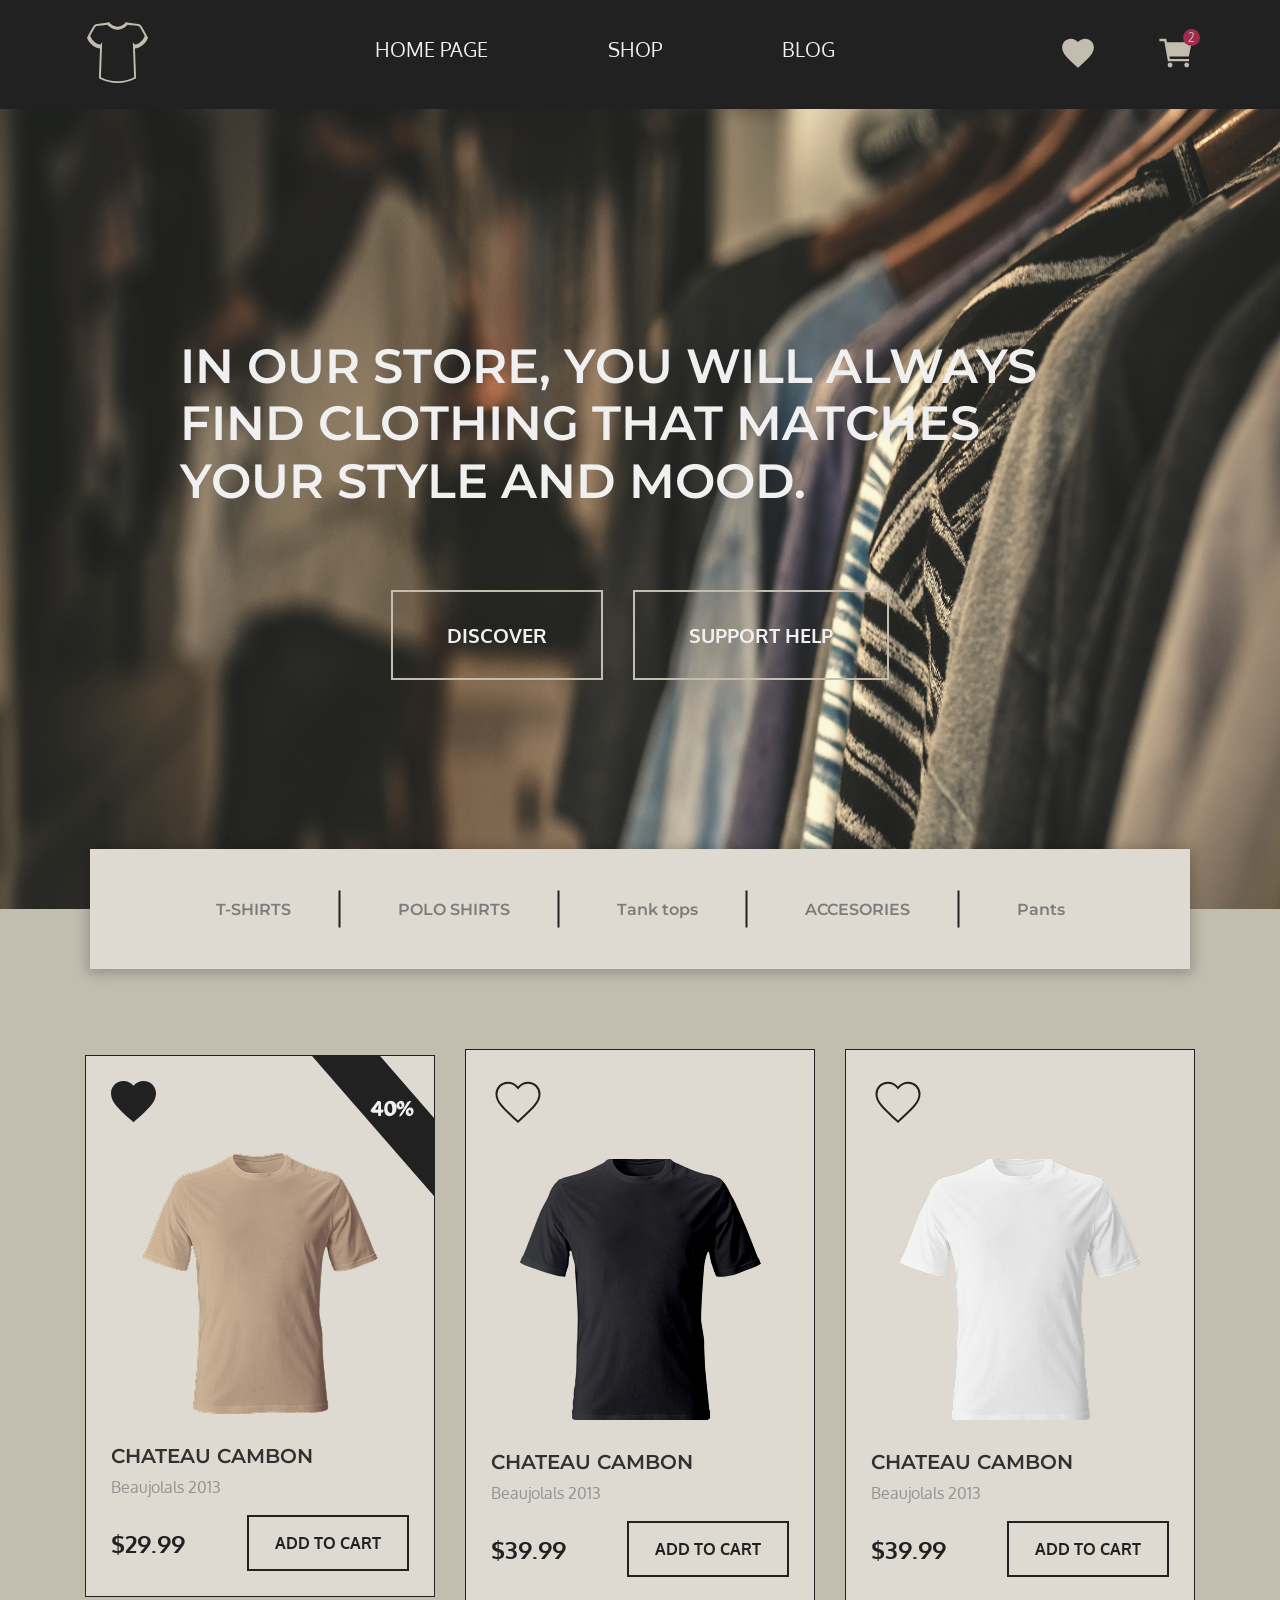
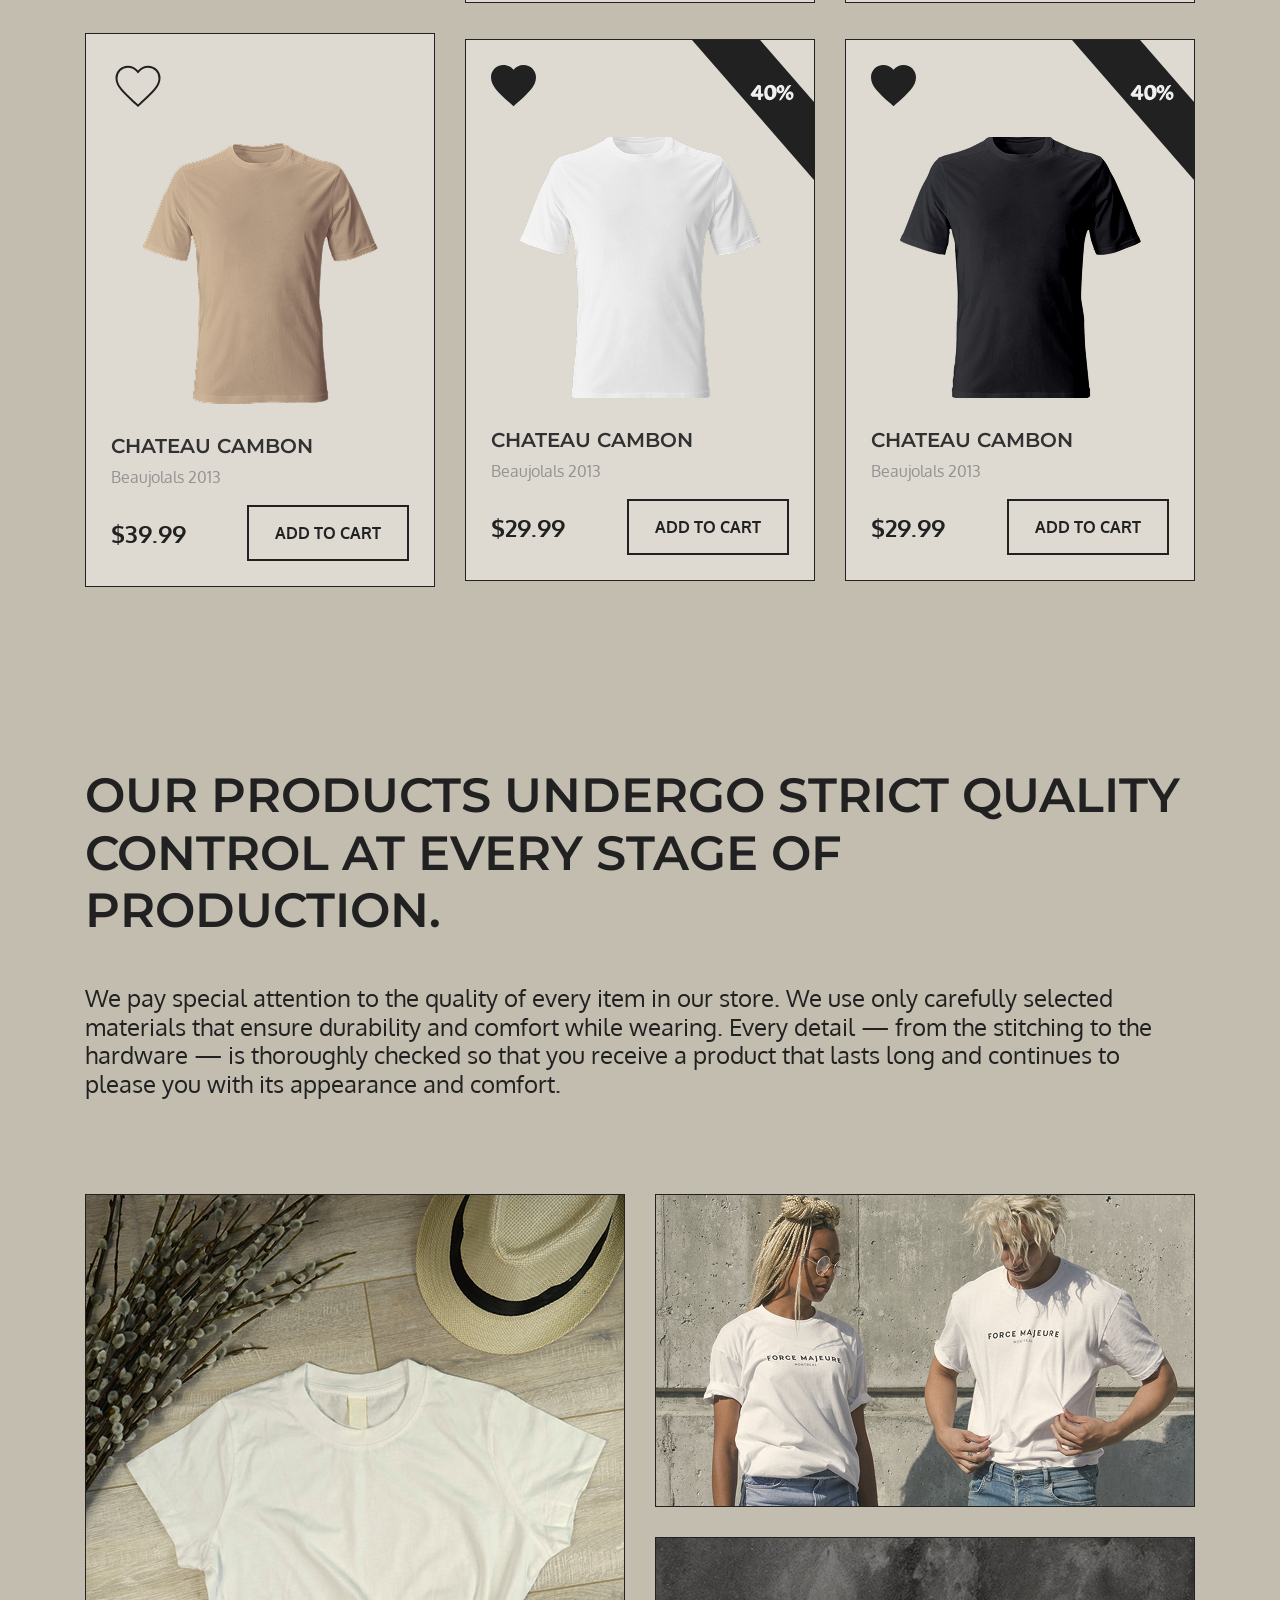
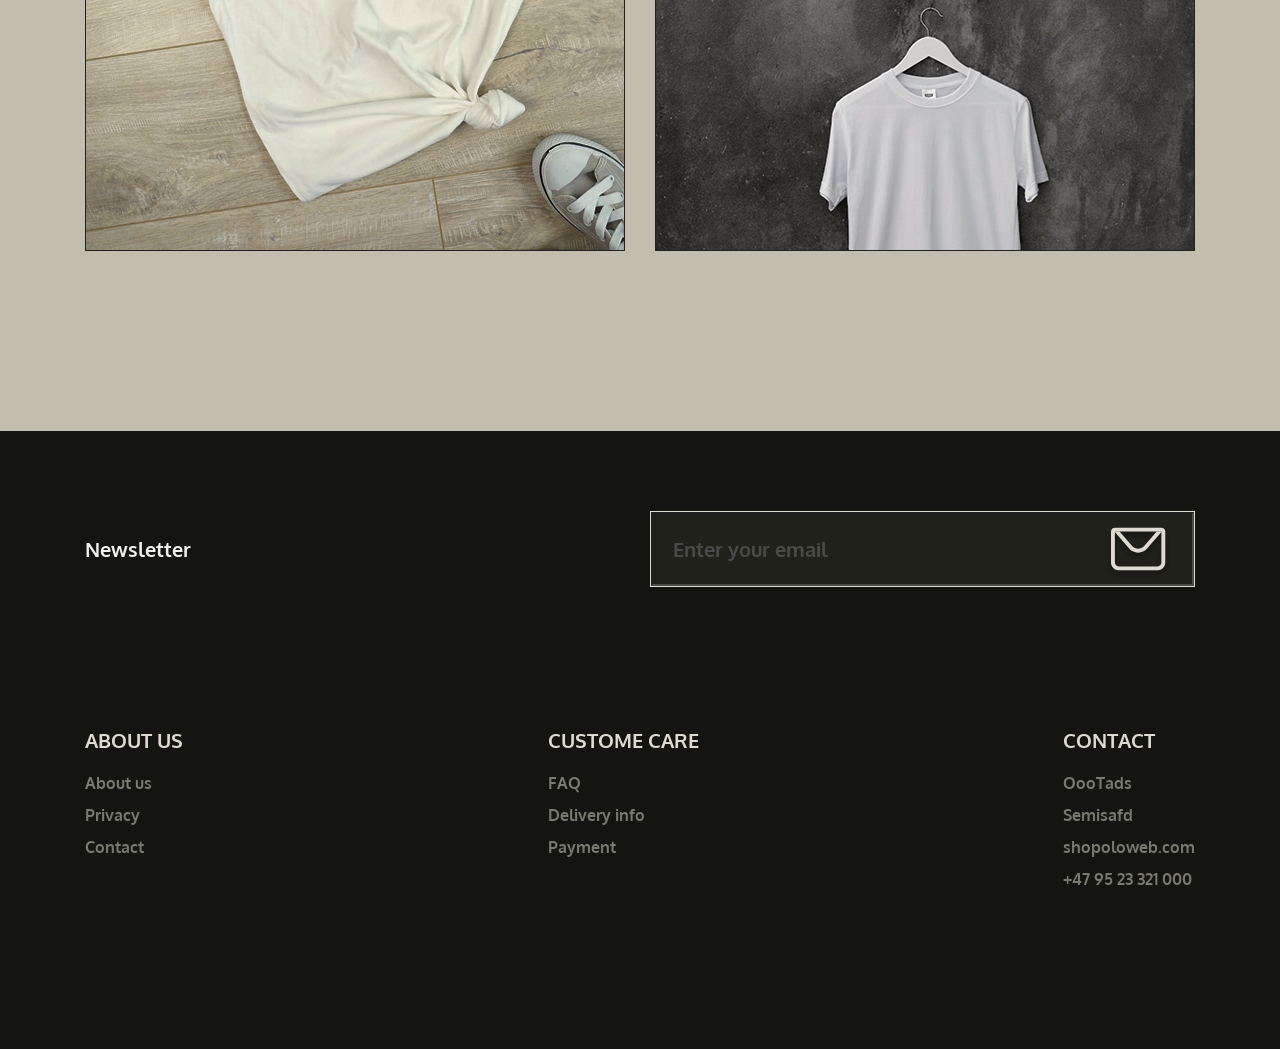
<file: index.html>
<!DOCTYPE html>
<html lang="en">

<head>
    <meta charset="UTF-8">
    <meta name="viewport" content="width=device-width, initial-scale=1.0">
    <link rel="stylesheet" href="./styles/style.css">
    <link rel="stylesheet" href="./styles/fonts.css">
    <link rel="stylesheet" href="./styles/media.css">
    <link rel="icon" href="./img/white.png">
    <title>Clothing</title>
</head>

<body>

    <header class="header">
        <nav class="nav container">
            <a href="" class="logo"><img src="./img/logo.svg" alt=""></a>

            <ul class="nav__list">
                <li><a href="" class="nav__list_link">HOME PAGE </a></li>
                <li><a href="" class="nav__list_link">SHOP</a></li>
                <li><a href="" class="nav__list_link">BLOG</a></li>
            </ul>

            <div class="nav__right">
                <a href="" class="nav__btn"><img src="./img/favourite.svg" alt=""></a>
                <a href="" class="nav__btn"><img src="./img/cart.svg" alt=""><span>2</span></a>
            </div>
        </nav>
    </header>

    <main class="main">
        <section class="hero">

            <div class="hero__content container">
                <h1 class="hero__title">In our store, you will always find clothing that matches your style and mood.
                </h1>

                <div class="hero__btns">
                    <a href="#" class="hero__btn">DISCOVER</a>
                    <a href="#" class="hero__btn">SUPPORT HELP</a>
                </div>

            </div>

            <img src="./img/hero_bg.png" alt="" class="hero__bg">

            <div class="hero__links">
                <ul class="hero__list">
                    <li><a href="#" class="hero__list_link">T-SHIRTS</a></li>
                    <li><a href="#" class="hero__list_link">POLO SHIRTS</a></li>
                    <li><a href="#" class="hero__list_link">Tank tops</a></li>
                    <li><a href="#" class="hero__list_link">ACCESORIES</a></li>
                    <li><a href="#" class="hero__list_link">Pants</a></li>
                </ul>
            </div>
        </section>

        <div class="cards container">

            <div class="card">

                <div class="card__top">
                    <img src="./img/clicked.svg" alt="">

                    <div class="card__right">
                        <img src="./img/line.svg" alt="">
                        <span>40%</span>
                    </div>

                </div>

                <div class="card__img">
                    <img src="./img/beigt.png" alt="">
                </div>

                <h3 class="card__title">CHATEAU CAMBON</h3>
                <p class="card__text">Beaujolals 2013</p>
                <div class="card__bottom">
                    <span class="card__price">$29.99</span>
                    <a href="" class="card__btn">ADD TO CART</a>
                </div>

            </div>

            <div class="card">

                <div class="card__top">
                    <img src="./img/unclicked.svg" alt="">



                </div>

                <div class="card__img">
                    <img src="./img/black.png" alt="">
                </div>

                <h3 class="card__title">CHATEAU CAMBON</h3>
                <p class="card__text">Beaujolals 2013</p>
                <div class="card__bottom">
                    <span class="card__price">$39.99</span>
                    <a href="" class="card__btn">ADD TO CART</a>
                </div>

            </div>

            <div class="card">

                <div class="card__top">
                    <img src="./img/unclicked.svg" alt="">


                </div>

                <div class="card__img">
                    <img src="./img/white.png" alt="">
                </div>

                <h3 class="card__title">CHATEAU CAMBON</h3>
                <p class="card__text">Beaujolals 2013</p>
                <div class="card__bottom">
                    <span class="card__price">$39.99</span>
                    <a href="" class="card__btn">ADD TO CART</a>
                </div>

            </div>

            <div class="card">

                <div class="card__top">
                    <img src="./img/unclicked.svg" alt="">



                </div>

                <div class="card__img">
                    <img src="./img/beigt.png" alt="">
                </div>

                <h3 class="card__title">CHATEAU CAMBON</h3>
                <p class="card__text">Beaujolals 2013</p>
                <div class="card__bottom">
                    <span class="card__price">$39.99</span>
                    <a href="" class="card__btn">ADD TO CART</a>
                </div>

            </div>

            <div class="card">

                <div class="card__top">
                    <img src="./img/clicked.svg" alt="">

                    <div class="card__right">
                        <img src="./img/line.svg" alt="">
                        <span>40%</span>
                    </div>

                </div>

                <div class="card__img">
                    <img src="./img/white.png" alt="">
                </div>

                <h3 class="card__title">CHATEAU CAMBON</h3>
                <p class="card__text">Beaujolals 2013</p>
                <div class="card__bottom">
                    <span class="card__price">$29.99</span>
                    <a href="" class="card__btn">ADD TO CART</a>
                </div>

            </div>

            <div class="card">

                <div class="card__top">
                    <img src="./img/clicked.svg" alt="">

                    <div class="card__right">
                        <img src="./img/line.svg" alt="">
                        <span>40%</span>
                    </div>

                </div>

                <div class="card__img">
                    <img src="./img/black.png" alt="">
                </div>

                <h3 class="card__title">CHATEAU CAMBON</h3>
                <p class="card__text">Beaujolals 2013</p>
                <div class="card__bottom">
                    <span class="card__price">$29.99</span>
                    <a href="" class="card__btn">ADD TO CART</a>
                </div>

            </div>

        </div>

        <section class="products container">
            <h2 class="products__title">Our products undergo strict quality control at every stage of production.</h2>
            <p class="products__text_">We pay special attention to the quality of every item in our store.
                We use only carefully selected materials that ensure durability and comfort while wearing.
                Every detail — from the stitching to the hardware — is thoroughly checked so that you receive a product
                that lasts long and continues to please you with its appearance and comfort.</p>
            <div class="products__img">
                <div class="products__left">
                    <img src="./img/products_1.png" alt="">
                </div>
                <div class="products__right">
                    <img src="./img/products_2.png" alt="">
                    <img src="./img/products_3.png" alt="">
                </div>
            </div>
        </section>

    </main>

    <footer class="footer">
        <div class="footer__inner container">
            <div class="footer__top">
                <h2 class="footer__title">Newsletter</h2>

                <label for="" class="footer__label">
                    <input type="text" placeholder="Enter your email">
                    <img src="./img/mail.svg" alt="">
                </label>
            </div>

            <div class="footer__items">

                <div class="footer__item">
                    <h3 class="footer__item_title">ABOUT US</h3>
                    <ul class="footer__list">
                        <li><a href="" class="footer__list_link">About us</a></li>
                        <li><a href="" class="footer__list_link">Privacy</a></li>
                        <li><a href="" class="footer__list_link">Contact</a></li>
                    </ul>
                </div>

                <div class="footer__item">
                    <h3 class="footer__item_title">CUSTOME CARE</h3>
                    <ul class="footer__list">
                        <li><a href="" class="footer__list_link">FAQ</a></li>
                        <li><a href="" class="footer__list_link">Delivery info</a></li>
                        <li><a href="" class="footer__list_link">Payment</a></li>
                    </ul>
                </div>
                
                <div class="footer__item">
                    <h3 class="footer__item_title">CONTACT</h3>
                    <ul class="footer__list">
                        <li><a href="" class="footer__list_link">OooTads</a></li>
                        <li><a href="" class="footer__list_link">Semisafd</a></li>
                        <li><a href="" class="footer__list_link">shopoloweb.com</a></li>
                        <li><a href="" class="footer__list_link">+47 95 23 321 000</a></li>
                    </ul>
                </div>

            </div>
        </div>
    </footer>

</body>

</html>
</file>
<file: styles/style.css>
* {
    margin: 0;
    padding: 0;
    box-sizing: border-box;
    list-style: none;
    text-decoration: none;
}

body {
    background: #c3bdb0;
}

:root {
    --font-family: "Oxygen", sans-serif;
    --second-family: "Montserrat", sans-serif;
    --mainColor: #212121;
}

.container {
    max-width: 1140px;
    margin: 0 auto;
    padding: 0 15px;
    width: 100%;
}

.header {
    background: var(--mainColor);
    position: sticky;
    top: 0;
    left: 0;
    z-index: 5;
}

.nav {
    display: flex;
    justify-content: space-between;
    align-items: center;
    padding: 20px 15px;
}


.nav__list {
    display: flex;
    gap: 120px
}
.nav__list_link {
    font-family: var(--font-family);
    font-weight: 400;
    font-size: 20px;
    color: #f0f0f0;
    margin-bottom: 5px;
    display: inline-block;
    width: max-content;
}

.nav__list_link:hover::after {
    transform: scale(1);
}

.nav__list_link::after {
    content: '';
    display: block;
    width: 100%;
    height: 2px;
    background: #a22b4d;
    margin-top: 5px;
    transform: scale(0);
    transition: 0.3s ease;
}

.nav__right {
    display: flex;
    align-items: center;
    gap: 60px
}

.nav__btn {
    position: relative;
}

.nav__btn span {
    position: absolute;
    top: -5px;
    right: -5px;
    width: 17px;
    height: 17px;
    background: #a22b4d;
    border-radius: 50%;
    display: flex;
    align-items: center;
    justify-content: center;
    font-family: var(--font-family);
    font-weight: 400;
    font-size: 12px;
    color: #c3bdb0;
}

.main {
    background: #c3bdb0;
}

.hero {
    position: relative;
    height: 800px;
}

.hero__bg {
    position: absolute;
    top: 0;
    left: 0;
    width: 100%;
    height: 100%;
}

.hero__content {
    position: relative;
    z-index: 5;
    height: 100%;
    display: flex;
    flex-direction: column;
    justify-content: center;
    align-items: center;
}

.hero__title {
    font-family: var(--second-family);
    font-weight: 600;
    font-size: 48px;
    line-height: 120%;
    text-transform: uppercase;
    color: #f0f0f0;
    max-width: 920px;
    margin-bottom: 80px;
}

.hero__btns {
    display: flex;
    align-items: center;
    gap: 30px;
}

.hero__btn {
    border: 2px solid #c3bdb0;
    padding: 30px 54px;
    font-family: var(--font-family);
    font-weight: 700;
    font-size: 20px;
    color: #f0f0f0;
    transition: 0.3s ease;
}

.hero__btn:hover {
    background: var(--mainColor);
}

.hero__links {
    position: absolute;
    left: 50%;
    transform: translate(-50%);
    height: 120px;
    display: flex;
    align-items: center;
    justify-content: center;
    box-shadow: 0 2px 13px 2px rgba(0, 0, 0, 0.25);
    background: #dedad1;
    max-width: 1100px;
    width: 100%;
    bottom: -60px;
}

.hero__list {
    display: flex;
    gap: 40px;
}

.hero__list_link {
    font-family: var(--second-family);
    font-weight: 700;
    font-size: 16px;
    color: #7c7c7c;
    transition: 0.3s ease;
    display: flex;
    align-items: center;
    gap: 30px;
}

.hero__list_link:hover {
    color: var(--mainColor);
}

.hero__list li:not(:last-child) .hero__list_link:after {
    content: '';
    display: block;
    width: 37px;
    height: 2px;
    background: var(--mainColor);
    transform: rotate(90deg);
}

.cards {
    margin-top: 140px;
    display: flex;
    align-items: center;
    justify-content: center;
    gap: 30px;
    flex-wrap: wrap;
}

.card:hover {
    box-shadow: 0 0 15px #000;
}

.card {
    transition: 0.3s ease;
    max-width: 350px;
    width: 100%;
    padding: 25px;
    background: #dedad1;
    border: 1px solid var(--mainColor);
    position: relative;
}

.card__top {
}

.card__right {
    width: 122px;
    height: 140px;
    position: absolute;
    top: 0;
    right: 0;
}

.card__right span {
    position: absolute;
    top: 40px;
    right: 20px;
    font-family: var(--second-family);
    font-weight: 700;
    font-size: 20px;
    color: #f0f0f0;
}

.card__img {
    margin: 26px 0;
    text-align: center;
}

.card__title {
    font-family: var(--second-family);
    font-weight: 700;
    font-size: 20px;
    color: #313131;
}

.card__text {
    font-family: var(--font-family);
    font-weight: 400;
    font-size: 16px;
    color: #939393;
    margin-top: 9px;
    margin-bottom: 18px;
}

.card__bottom {
    display: flex;
    align-items: center;
    justify-content: space-between;
}

.card__price {
    font-family: var(--font-family);
    font-weight: 700;
    font-size: 24px;
    color: var(--mainColor);
}

.card__btn:hover {
    background: var(--mainColor);
    color: #fff;
}

.card__btn {
    padding: 16px 26px;
    border: 2px solid var(--mainColor);
    font-family: var(--font-family);
    font-weight: 700;
    font-size: 16px;
    color: var(--mainColor);
}

.products {
    margin: 180px auto;
}

.products__title {
    font-family: var(--second-family);
    font-weight: 600;
    font-size: 48px;
    line-height: 120%;
    text-transform: uppercase;
    color: var(--mainColor);
}

.products__text_ {
    font-family: var(--font-family);
    font-weight: 400;
    font-size: 24px;
    line-height: 120%;
    color: var(--mainColor);
    margin-top: 44px;
    margin-bottom: 95px;
}

.products__img {
    display: flex;
    gap: 30px;
}

.products__right, .products__left  {  
    display: flex;
    flex-direction: column;
    gap: 30px;
}

.footer {
    padding-top: 80px;
    padding-bottom: 160px;
    background: #141510;
}

.footer__top {
    display: flex;
    align-items: center;
    justify-content: space-between;
}

.footer__title {
    font-family: var(--font-family);
    font-weight: 700;
    font-size: 20px;
    color: #f0f0f0;
}

.footer__label {
    background: #20211b;
    border: 1px solid #dedad1;
    max-width: 545px;
    width: 100%;
    height: 76px;
    position: relative;
}

.footer__label img {
    position: absolute;
    top: 50%;
    transform: translateY(-50%);
    right: 24px;
}

.footer__label input {
    width: 100%;
    height: 100%;
    background: #20211b;
    padding-left: 20px;
    font-family: var(--font-family);
    font-weight: 700;
    font-size: 20px;
    color: #dedad1;
    opacity: 0.5;
}

.footer__items {
    display: flex;
    justify-content: space-between;
    margin-top: 140px;
}

.footer__item {
}

.footer__item_title {
    font-family: var(--font-family);
    font-weight: 700;
    font-size: 20px;
    color: #dedad1;
}

.footer__list {
    display: flex;
    flex-direction: column;
    gap: 12px;
    margin-top: 20px;

}

.footer__list_link {
    font-family: var(--font-family);
    font-weight: 700;
    font-size: 16px;
    color: #dedad1;
    opacity: 0.5;
    transition: 0.3s ease;
}

.footer__list_link:hover {
    color: #a22b4d;
}
</file>
<file: styles/fonts.css>
@font-face {
    font-family: 'Oxygen';
    src: url('../fonts/Oxygen-Bold.ttf');
    font-style: normal;
    font-weight: 700;
}

@font-face {
    font-family: 'Oxygen';
    src: url('../fonts/Oxygen-Regular.ttf');
    font-style: normal;
    font-weight: 400;
}

@font-face {
    font-family: 'Montserrat';
    src: url('../fonts/Montserrat-Bold.ttf');
    font-style: normal;
    font-weight: 400;
}

@font-face {
    font-family: 'Montserrat';
    src: url('../fonts/Montserrat-SemiBold.ttf');
    font-style: normal;
    font-weight: 600;
}
</file>
<file: styles/media.css>
@media (max-width: 1400px) {}

@media (max-width: 1200px) {
    .products__img {
        flex-direction: column;
    }
}

@media (max-width: 992px) {
    .hero__links {
        position: static;
        transform: none;
        height: auto;
        margin-top: 20px;
        padding: 15px;
    }

    .hero__list {
        flex-wrap: wrap;     
        justify-content: center;
        gap: 20px;
    }
}

@media (max-width: 768px) {
    .nav {      
        gap: 10px;
    }

    .nav__list {
        gap: 20px;             
        flex-wrap: wrap;
        justify-content: center;
        width: 100%;
    }

    .nav__list_link {
        font-size: 30px;
    }

    .logo img {
        width: 50px;
    }

    .hero__links {
        max-width: 500px;
        padding: 20px;
        margin-left: 30px;
    }

    .hero__list li:not(:last-child) .hero__list_link::after {
        display: none;
    }

    .products__img {
        max-width: 450px;
        margin: 0 auto;
    }

    .products__img {
        max-width: 350px;
        margin: 0 auto;
    }
    
    .products {
        margin: 100px auto;
    }

    .footer__top {
        flex-direction: column;
        gap: 20px;
    }

    .footer__label {
        height: 60px;
        max-width: 400px;
    }

    .footer__label img {
        width: 50px;
    }

}

@media (max-width: 576px) {
    .nav {
        padding: 15px;
        flex-direction: column;
        gap: 15px;
    }

    .hero {
        height: 650px;
    }

    .hero__title {
        font-size: 26px;
    }

    .hero__btn {
        padding: 15px;
        font-size: 16px;
    }

    .hero__links {
        max-width: 300px;
        height: initial;
    }

    .hero__list {
        justify-content: space-evenly;
        gap: 20px;
    }

    .hero__list_link {
        font-size: 14px;
    }

    .products__text {
        font-size: 16px;
        margin-top: 15px;
        margin-bottom: 30px;
    }

    .products__title {
        font-size: 21px;
    }

    .footer__label {
        max-width: 320px;
    }

    .footer__label img {
        width: 45px;
        right: 10px;
    }

    .footer__items {
        margin-top: 50px;
        flex-direction: column;
        align-items: center;
        text-align: center;
        gap: 30px;
    }

    .footer {
        padding-top: 40px;
        padding-bottom: 40px;
    }

    .card__img {
        height: 200px;
    }

    .card__img img {
        height: 100%;
    }

    .card {
        max-width: 300px;
        padding: 15px;
    }

    .card__btn {
        padding: 10px 15px;
        font-size: 14px;
    }
}

@media (max-width: 390px) {
    .hero__title {
        font-size: 22px;      
        line-height: 130%;
        padding: 0 10px;       
        text-align: center;
    }

    .products__title {
        font-size: 24px;
        line-height: 130%;
        padding: 0 10px;
    }

    .products__text_ {
        font-size: 14px;
        line-height: 150%;
        padding: 0 10px;
    }

    .nav__list_link {
        font-size: 12px;
    }

    .hero__btn {
        padding: 12px 20px;
        font-size: 12px;
    }
}
</file>
